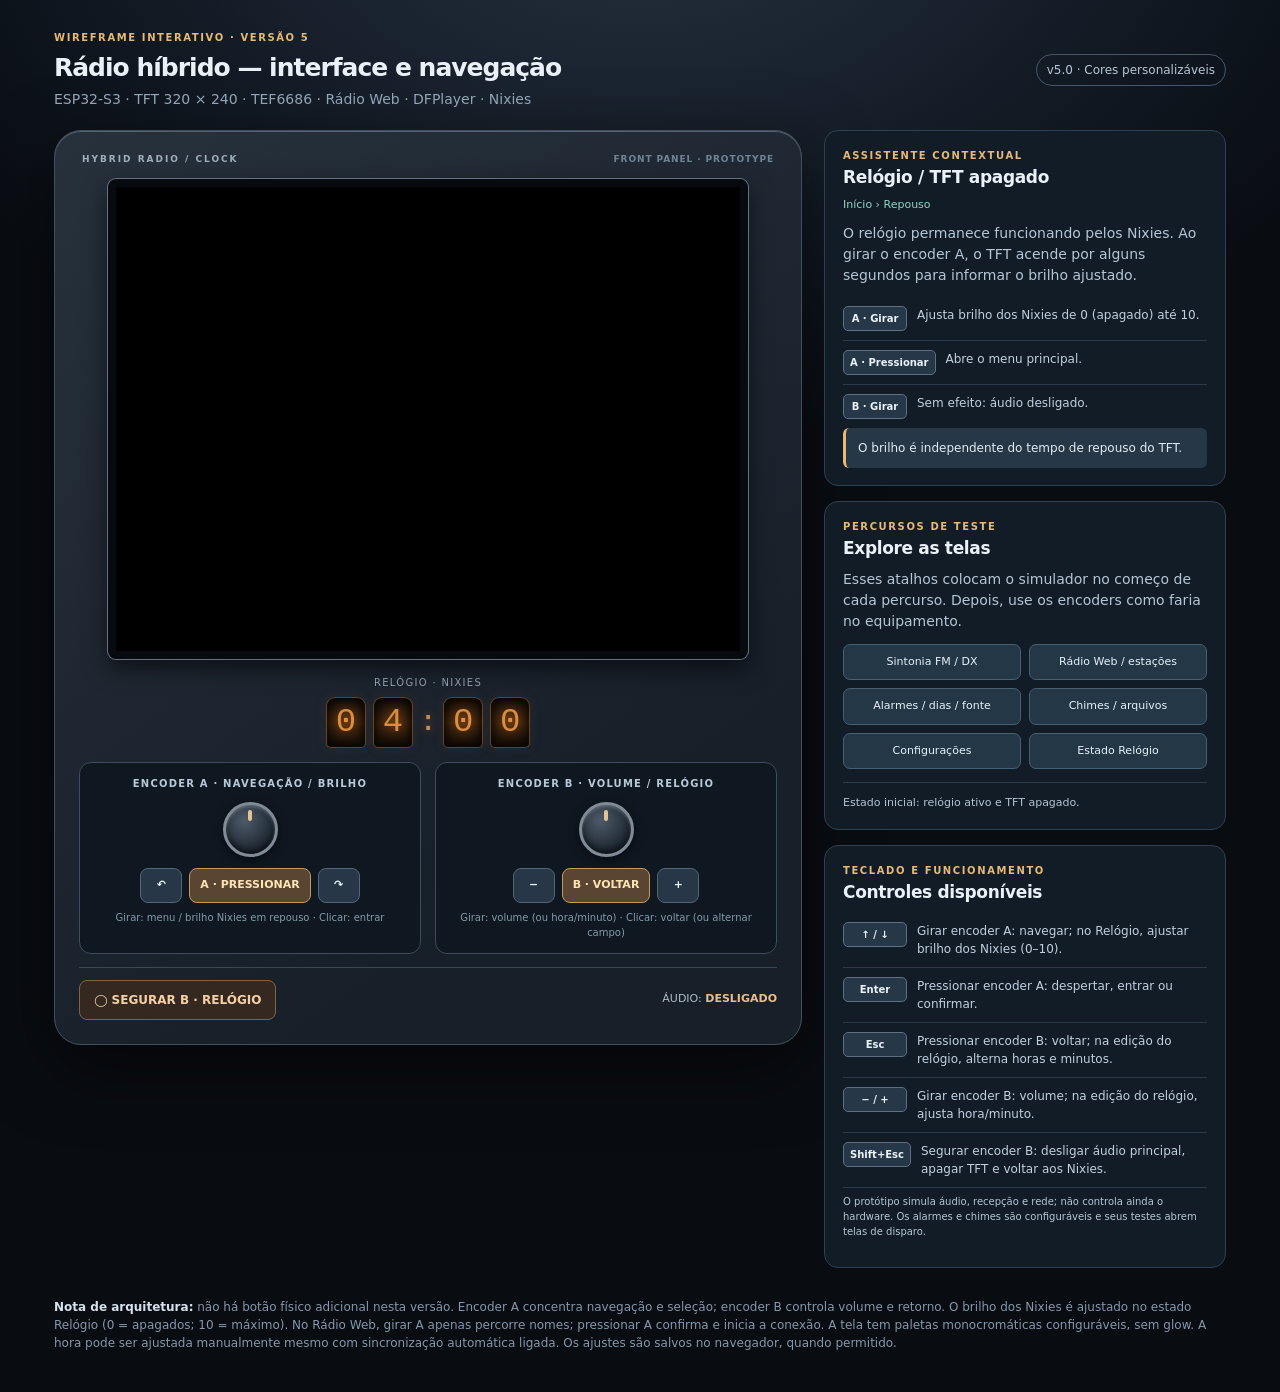
<file: docs/ui_handoff/prototipo_radio_v5.html>
<!DOCTYPE html>
<html lang="pt-BR">
<head>
<meta charset="utf-8">
<meta name="viewport" content="width=device-width, initial-scale=1">
<title>Rádio híbrido | Wireframe navegável v5 — temas monocromáticos</title>
<style>
:root{color-scheme:dark;--bg:#090d12;--surface:#111923;--panel:#17222e;--line:#2b3b4c;--muted:#96aabd;--fg:#eaf1f7;--gold:#e7b974;--mint:#77cdb6;--coral:#f29c8f}
*{box-sizing:border-box}html{min-height:100%}body{margin:0;min-height:100vh;background:radial-gradient(ellipse 65% 42% at 50% -10%,#283443 0%,#111923 64%,#090c11 100%);color:var(--fg);font:14px/1.5 system-ui,-apple-system,"Segoe UI",sans-serif}
button{font:inherit;cursor:pointer}button:focus-visible{outline:2px solid var(--gold);outline-offset:3px}button:disabled{cursor:not-allowed;opacity:.45}header{max-width:1220px;margin:auto;padding:30px 24px 20px;display:flex;justify-content:space-between;align-items:center;gap:16px}.kicker{color:var(--gold);text-transform:uppercase;letter-spacing:.16em;font-size:10px;font-weight:750}h1{font-size:25px;letter-spacing:-.04em;margin:4px 0 2px}header p{margin:0;color:var(--muted)}.version{color:#b5c6d6;font-size:12px;border:1px solid #465769;padding:6px 10px;border-radius:30px;white-space:nowrap}
.layout{max-width:1220px;margin:auto;padding:0 24px 30px;display:grid;grid-template-columns:minmax(0,748px) minmax(300px,1fr);gap:22px;align-items:start}.device{background:linear-gradient(145deg,#27313c,#171f29 75%);border-radius:27px;padding:22px 24px 24px;border:1px solid #415060;box-shadow:0 22px 70px #0008,inset 0 1px #56616e}.engraving{display:flex;justify-content:space-between;align-items:center;color:#9fafbd;letter-spacing:.22em;font-weight:700;font-size:9px;margin:0 3px 13px}.engraving span:last-child{color:#718497;letter-spacing:.1em}
.screen-wrap{max-width:640px;margin:auto;border:8px solid #070b10;box-shadow:0 0 0 1px #667282,0 9px 25px #0009;background:#030405;border-radius:8px;aspect-ratio:4/3;position:relative;overflow:hidden}.screen{width:320px;height:240px;transform-origin:top left;position:absolute;inset:0 auto auto 0;background:#080e14;color:#edf3f9;font:11px/1.35 system-ui,-apple-system,sans-serif;overflow:hidden}.screen *{box-sizing:border-box}.screen.off{background:#010203}.topbar{height:27px;background:#19232e;padding:0 11px;display:flex;align-items:center;justify-content:space-between;font-weight:700;letter-spacing:.04em;font-size:10px}.topbar .indicators{font-weight:500;letter-spacing:0;color:#a4b9ca}.bodyarea{height:178px;overflow:hidden;position:relative}.bottom{height:35px;background:#15202a;border-top:1px solid #2d3d4c;padding:0 10px;display:flex;align-items:center;justify-content:space-between;color:#adbfcd;font-size:9px;gap:9px}.bottom b{color:#e8ba75;font-weight:700}.bottom span:last-child{text-align:right}.scrollarea{height:178px;overflow-y:auto;scrollbar-width:thin;scrollbar-color:#455b6b #111820}.row-item{border:0;border-bottom:1px solid #283743;background:#101923;min-height:36px;width:100%;padding:6px 10px;display:flex;align-items:center;gap:9px;color:#eaf0f7;text-align:left;cursor:pointer}.row-item.selected{background:#293f50;box-shadow:inset 3px 0 var(--gold)}.row-num{width:22px;color:#879bae;font-size:9px;font-weight:700;text-align:center}.row-title{font-size:11px;font-weight:700;white-space:nowrap;overflow:hidden;text-overflow:ellipsis}.row-sub{font-size:9px;color:#94a9bd;margin-top:2px;white-space:nowrap;overflow:hidden;text-overflow:ellipsis}.row-copy{min-width:0;flex:1}.row-val{font-size:10px;font-weight:700;color:var(--gold);white-space:nowrap;max-width:106px;text-overflow:ellipsis;overflow:hidden}.row-val.dim{color:#8396a8}.row-arrow{color:#abbdc9}.section-flag{color:#93a9bc;background:#17222d;padding:5px 10px;font-size:9px;letter-spacing:.06em}.hint-line{text-align:center;color:#9fb4c6;font-size:10px;padding:8px 6px}
.frequency{font-size:57px;font-weight:780;letter-spacing:-.07em;text-align:center;line-height:1.1;padding-top:10px;font-variant-numeric:tabular-nums}.unit{text-align:center;color:var(--gold);font-size:11px;font-weight:750;letter-spacing:.07em}.station-name{text-align:center;font-size:15px;font-weight:700;margin:12px 10px 2px;text-overflow:ellipsis;overflow:hidden;white-space:nowrap}.station-rds{font-size:10px;text-align:center;color:#a9bacb;overflow:hidden;text-overflow:ellipsis;white-space:nowrap;padding:0 9px}.signal{position:absolute;bottom:13px;left:14px;right:14px;display:flex;align-items:center;gap:10px;color:#b9cbd9;font-size:10px}.bar{height:7px;border-radius:6px;background:#344657;flex:1;overflow:hidden}.bar > span{display:block;height:100%;background:#72c6ad;border-radius:6px}.webhead{font-size:18px;font-weight:750;text-align:center;white-space:nowrap;text-overflow:ellipsis;overflow:hidden;margin:17px 12px 4px}.nowplaying{text-align:center;white-space:nowrap;text-overflow:ellipsis;overflow:hidden;margin:0 12px;color:#a5b9cc;font-size:10px}.stat-row{display:flex;align-items:center;background:#1a2835;border:1px solid #324658;border-radius:6px;height:48px;margin:12px 14px 0}.stat{flex:1;text-align:center;border-right:1px solid #324658}.stat:last-child{border:0}.stat small{display:block;color:#94a8bc;font-size:9px}.stat b{display:block;font-size:12px;margin-top:1px}.bufferhead{margin:12px 16px 5px;display:flex;justify-content:space-between;font-size:10px;color:#afc1d0}.bufferbar{height:8px;background:#344657;border-radius:5px;margin:0 16px;overflow:hidden}.bufferbar span{height:100%;background:#72c6ad;display:block;border-radius:5px}.edit-title{text-align:center;color:#adc2d4;margin-top:20px;font-size:12px}.edit-num{text-align:center;font-weight:750;letter-spacing:-.02em;font-size:52px;line-height:1.35;font-variant-numeric:tabular-nums;color:#f2f6fa}.edit-unit{text-align:center;font-size:12px;color:var(--gold);margin-top:4px}.edit-note{text-align:center;color:#92a6b9;font-size:10px;margin-top:7px}.prompt-top{font-size:12px;font-weight:700;color:#f4e1c4;text-align:center;padding:20px 16px 7px}.prompt-body{font-size:11px;color:#adbdcb;text-align:center;padding:4px 24px 14px}.pill-options{display:flex;gap:8px;justify-content:center}.pill-options .p{border:1px solid #45576a;background:#243444;padding:9px 13px;border-radius:6px;font-size:11px}.pill-options .p.active{background:#63482c;color:#ffe4b7;border-color:#a88045}.offmask{width:100%;height:100%;background:#010203}.test-warning{padding:5px 12px;text-align:center;font-size:9px;color:#eac78d;background:#403023}.ringpage{background:radial-gradient(#344251,#1a2530);height:178px;text-align:center;border:3px solid #c99b59;padding:14px 8px}.ringpage h2{color:#ffe0a7;margin:0;font-size:14px}.ringpage .ringtime{font-size:41px;font-weight:800;color:#fff;margin:4px}.ringpage small{display:block;font-size:10px;color:#d1deeb}.ringpage .ringbuttons{display:flex;gap:8px;justify-content:center;margin-top:10px}.ringpage .ringbuttons span{background:#594127;border:1px solid #bc8c4a;border-radius:5px;padding:5px 12px;font-size:10px}.toast{position:absolute;z-index:20;bottom:38px;left:12px;right:12px;text-align:center;border:1px solid #8cb7b0;border-radius:5px;background:#294353;color:white;padding:9px 5px;box-shadow:0 6px 18px #000a;font-size:10px}
.nixieunit{margin:16px 0 10px}.nixie-label{font-size:10px;color:#99a7b6;text-align:center;letter-spacing:.13em}.nixies{margin:7px auto 0;display:flex;gap:7px;justify-content:center;align-items:center}.tube{background:linear-gradient(180deg,#120d0a,#311d0c,#140e09);width:40px;height:51px;border:1px solid #76502a;box-shadow:inset 0 0 12px #000,0 0 13px #c8752a18;border-radius:9px 9px 5px 5px;text-align:center;color:#ffa64a;text-shadow:0 0 6px #ff9a34,0 0 15px #eb6728;font:34px/49px ui-monospace,monospace}.colon{color:#e6a361;font:bold 27px ui-monospace,monospace;text-shadow:0 0 9px #cf6c21}
.controls{display:grid;grid-template-columns:1fr 1fr;gap:14px;margin-top:14px}.control{border:1px solid #3b4d5e;border-radius:12px;background:#0f1720;padding:13px;min-width:0}.control-title{font-size:10px;letter-spacing:.12em;font-weight:800;text-align:center;color:#b7c9d9}.control-sub{text-align:center;font-size:10px;color:#839bad;margin-top:7px}.knob{height:55px;width:55px;border-radius:50%;border:3px solid #808b98;margin:11px auto;background:radial-gradient(circle at 38% 32%,#4d5a68,#1c2630 70%);box-shadow:inset 0 2px 3px #c8d3dd4d,inset 0 -3px 6px #0009,0 3px 10px #0008;position:relative;cursor:pointer}.knob:before{content:"";position:absolute;top:5px;left:calc(50% - 2px);height:11px;width:4px;background:#e1c394;border-radius:3px}.knob:hover{border-color:#e0b479}.buttons{display:flex;gap:7px;justify-content:center}.button{border:1px solid #536578;border-radius:8px;padding:8px 10px;color:#eaf1f8;background:#273747;font-size:11px;font-weight:700;min-width:42px}.button.primary{background:#594531;border-color:#c19b61;color:#ffe4b5}.button:hover{filter:brightness(1.16)}.button.full{width:100%}.shortcuts{border-top:1px solid #384858;padding-top:12px;margin-top:13px;display:flex;gap:9px;align-items:center;justify-content:space-between;flex-wrap:wrap}.long-press{background:#342820;border:1px solid #80644a;color:#f5d0a4;padding:10px 14px;border-radius:8px;font-weight:700;font-size:12px}.state-pill{color:#abbcc9;font-size:11px}.state-pill b{color:#e9bf87}
.side{display:flex;flex-direction:column;gap:15px}.panel{background:#121c27;border:1px solid #2e4051;border-radius:14px;padding:17px 18px}.panel h2{font-size:17px;margin:2px 0 7px;letter-spacing:-.02em}.panel p{color:#b4c6d6;margin:6px 0 11px}.panel .crumb{color:#8dd7bf;font-size:11px;min-height:20px}.step{display:flex;gap:10px;padding:9px 0;border-bottom:1px solid #2a3948;color:#c1d0df;font-size:12px}.step:last-child{border:0}.key{border:1px solid #5d7083;border-radius:5px;min-width:64px;padding:4px 6px;flex-shrink:0;text-align:center;font-size:10px;color:#ebf2f8;align-self:flex-start;background:#263747;font-weight:750}.callout{background:#263748;border-left:3px solid var(--gold);border-radius:6px;padding:11px 12px;font-size:12px;color:#e1ecf5}.flowbuttons{display:grid;grid-template-columns:1fr 1fr;gap:8px;margin-top:12px}.flowbuttons button{border:1px solid #466073;border-radius:7px;background:#243747;color:#e6f1fb;padding:9px;font-size:11px}.flowbuttons button:hover{background:#3a5266}.activity{border-top:1px solid #2b3b4a;padding-top:12px;margin-top:13px;font-size:11px;color:#b2c4d3;min-height:30px}.footer{max-width:1220px;padding:0 24px 40px;margin:auto;color:#8398ac;font-size:12px}.footer b{color:#d5e2ed}.menu-help-label{font-size:10px;color:#869caf;margin-top:6px}.screen button:focus-visible{outline:2px solid #deb16c;outline-offset:-2px}
@media(max-width:1020px){.layout{grid-template-columns:1fr;max-width:780px}.side{display:grid;grid-template-columns:1fr 1fr}.side .panel:last-child{grid-column:1/-1}}
@media(max-width:640px){header{padding:19px 12px 17px}header h1{font-size:20px}.version{display:none}.layout{padding:0 9px 25px;gap:12px}.device{padding:13px;border-radius:16px}.controls{gap:8px}.control{padding:9px 5px}.side{grid-template-columns:1fr}.side .panel:last-child{grid-column:auto}.panel{padding:13px}.button{min-width:35px;padding:7px 6px}.long-press{padding:8px 10px}}

/* v3: clock via B, Nixie brightness preview and idle display */
.clock-time{display:flex;justify-content:center;align-items:center;gap:5px;margin:6px 8px 2px;font-size:41px;font-weight:800;font-variant-numeric:tabular-nums;line-height:1.12}
.clock-time span{padding:3px 5px;border-radius:6px;color:#8a9fb1;border:1px solid transparent}
.clock-time span.active{color:#ffe2a3;background:#62472c;border-color:#e7b974}
.clock-time .clock-colon{padding:0;color:#d1dce4;font-size:39px}
.clock-notice{text-align:center;color:#a4baaa;font-size:10px;margin:3px auto 0}
.clock-edit-title{margin-top:9px!important}.clock-edit-hint{padding:5px 6px!important}.brightness-blocks{display:flex;align-items:center;justify-content:center;gap:5px;margin:8px 14px 12px}
.brightness-blocks i{height:20px;width:21px;border-radius:3px;border:1px solid #445364;background:#202a35}
.brightness-blocks i.lit{background:#e4a85d;border-color:#f5c982;box-shadow:0 0 7px #e39b4470}

/* Radio Web: distinguir pré-seleção de estação efetivamente conectada. */
.webhead{margin-top:12px}
.web-state{text-align:center;font-size:9px;font-weight:750;letter-spacing:.03em;margin-top:7px;padding:3px 4px}
.web-preview-label{color:#e9bc78}
.web-connect-label{color:#d9b484}
.web-active-label{color:#8ad2b8}
.nowplaying.dimmed{color:#8fa3b6}
.web-state+.stat-row{margin-top:8px}
.web-state~.bufferhead{margin-top:10px}

/* V5 — Temas monocromáticos do TFT, sem glow, adequados à renderização simples RGB565.
   Cada cor controlada por variáveis CSS; não altera chassi nem Nixies reais. */
.screen {
  --lcd-bg: #050200; --lcd-bg2: #120802; --lcd-panel: #1d0e04;
  --lcd-main: #ffac4b; --lcd-bright: #ffc27d; --lcd-muted: #af6a32;
  --lcd-selected: #462307; --lcd-stroke: #583015; --lcd-track: #372010;
  --lcd-fill: #f09b3b;
  background: var(--lcd-bg); color: var(--lcd-main);
  text-shadow: none;
}
.screen .topbar,.screen .bottom {background:var(--lcd-panel);color:var(--lcd-main);border-color:var(--lcd-stroke)}
.screen .topbar .indicators,.screen .bottom span {color:var(--lcd-muted)}
.screen .bottom b {color:var(--lcd-bright)}
.screen .row-item {background:var(--lcd-bg2);color:var(--lcd-main);border-color:var(--lcd-stroke)}
.screen .row-item.selected {background:var(--lcd-selected);box-shadow:inset 3px 0 var(--lcd-main)}
.screen .row-num,.screen .row-sub,.screen .row-val.dim,.screen .row-arrow,
.screen .hint-line,.screen .section-flag,.screen .station-rds,.screen .nowplaying,
.screen .nowplaying.dimmed,.screen .signal,.screen .bufferhead,
.screen .edit-title,.screen .edit-note,.screen .prompt-body,
.screen .stat small,.screen .web-preview-label,.screen .web-connect-label,
.screen .web-active-label,.screen .clock-notice,.screen .clock-time span,
.screen .clock-time .clock-colon {color:var(--lcd-muted)}
.screen .row-title,.screen .station-name,.screen .webhead,.screen .frequency,
.screen .edit-num,.screen .stat b,.screen .ringpage .ringtime,
.screen .ringpage h2 {color:var(--lcd-main)}
.screen .row-val,.screen .unit,.screen .edit-unit,.screen .prompt-top,
.screen .clock-time span.active,.screen .web-state {color:var(--lcd-bright)}
.screen .stat-row,.screen .section-flag {background:var(--lcd-panel);border-color:var(--lcd-stroke)}
.screen .stat {border-color:var(--lcd-stroke)}
.screen .bar,.screen .bufferbar {background:var(--lcd-track)}
.screen .bar > span,.screen .bufferbar > span {background:var(--lcd-fill)}
.screen .pill-options .p {background:var(--lcd-panel);border-color:var(--lcd-stroke);color:var(--lcd-main)}
.screen .pill-options .p.active {background:var(--lcd-selected);border-color:var(--lcd-main);color:var(--lcd-bright)}
.screen .toast,.screen .test-warning {background:var(--lcd-selected);border:1px solid var(--lcd-stroke);color:var(--lcd-bright);box-shadow:none}
.screen .ringpage {background:var(--lcd-bg2);border-color:var(--lcd-main)}
.screen .ringpage small {color:var(--lcd-muted)}
.screen .ringpage .ringbuttons span {background:var(--lcd-selected);color:var(--lcd-bright);border-color:var(--lcd-stroke)}
.screen .clock-time span.active {background:var(--lcd-selected);border-color:var(--lcd-bright)}
.screen .brightness-blocks i {background:var(--lcd-panel);border-color:var(--lcd-stroke)}
.screen .brightness-blocks i.lit {background:var(--lcd-fill);border-color:var(--lcd-bright);box-shadow:none}
.screen .edit-denominator {color:var(--lcd-muted);font-size:20px}
.screen .offmask {background:#000}
.screen button:focus-visible {outline-color:var(--lcd-main)}
.screen .row-item.selected .row-title {color:var(--lcd-bright)}
/* Confirmação da mudança pela tonalidade, não por um brilho animado. */
</style>
</head>
<body>
<header>
 <div><div class="kicker">Wireframe interativo · versão 5</div><h1>Rádio híbrido — interface e navegação</h1><p>ESP32-S3 · TFT 320 × 240 · TEF6686 · Rádio Web · DFPlayer · Nixies</p></div>
 <span class="version">v5.0 · Cores personalizáveis</span>
</header>
<main class="layout">
 <section>
  <div class="device">
   <div class="engraving"><span>HYBRID RADIO / CLOCK</span><span>FRONT PANEL · PROTOTYPE</span></div>
   <div class="screen-wrap" id="screen-wrap"><div id="screen" class="screen off" aria-live="polite"></div></div>
   <div class="nixieunit"><div class="nixie-label">RELÓGIO · NIXIES</div><div id="nixies" class="nixies" aria-label="Horas nos tubos Nixie"></div></div>
   <div class="controls">
    <div class="control">
      <div class="control-title">ENCODER A · NAVEGAÇÃO / BRILHO</div>
      <div class="knob" id="knob-a" title="Clique: selecionar. Roda do mouse: navegar." role="button" tabindex="0" aria-label="Pressionar encoder A"></div>
      <div class="buttons"><button class="button" id="a-minus" title="Girar encoder A para a esquerda">↶</button><button class="button primary" id="a-press">A · PRESSIONAR</button><button class="button" id="a-plus" title="Girar encoder A para a direita">↷</button></div>
      <div class="control-sub">Girar: menu / brilho Nixies em repouso · Clicar: entrar</div>
    </div>
    <div class="control">
      <div class="control-title">ENCODER B · VOLUME / RELÓGIO</div>
      <div class="knob" id="knob-b" title="Clique: voltar; ao editar relógio, alternar hora/minuto. Roda do mouse: volume / hora." role="button" tabindex="0" aria-label="Pressionar encoder B"></div>
      <div class="buttons"><button class="button" id="b-minus" title="Diminuir volume">−</button><button class="button primary" id="b-press">B · VOLTAR</button><button class="button" id="b-plus" title="Aumentar volume">+</button></div>
      <div class="control-sub">Girar: volume (ou hora/minuto) · Clicar: voltar (ou alternar campo)</div>
    </div>
   </div>
   <div class="shortcuts"><button id="standby" class="long-press" title="Equivale a segurar o encoder B">◯  SEGURAR B · RELÓGIO</button><span class="state-pill" id="audio-state">ÁUDIO: <b>DESLIGADO</b></span></div>
  </div>
 </section>
 <aside class="side">
  <section class="panel">
   <div class="kicker">Assistente contextual</div>
   <h2 id="help-title">Relógio / modo de repouso</h2>
   <div class="crumb" id="breadcrumbs">Início · Relógio</div>
   <p id="help-description">TFT apagado e Nixies mostrando as horas. Gire A para ajustar o brilho de 0 a 10 ou pressione A para abrir o menu.</p>
   <div id="help-actions"></div>
   <div id="help-note" class="callout">Uma rotação exibe temporariamente o nível de brilho no TFT; depois a tela apaga novamente.</div>
  </section>
  <section class="panel">
   <div class="kicker">Percursos de teste</div>
   <h2>Explore as telas</h2>
   <p>Esses atalhos colocam o simulador no começo de cada percurso. Depois, use os encoders como faria no equipamento.</p>
   <div class="flowbuttons">
    <button data-tour="fm">Sintonia FM / DX</button>
    <button data-tour="web">Rádio Web / estações</button>
    <button data-tour="alarms">Alarmes / dias / fonte</button>
    <button data-tour="chime">Chimes / arquivos</button>
    <button data-tour="settings">Configurações</button>
    <button data-tour="off">Estado Relógio</button>
   </div>
   <div class="activity" id="activity">Estado inicial: relógio ativo e TFT apagado.</div>
  </section>
  <section class="panel">
   <div class="kicker">Teclado e funcionamento</div>
   <h2>Controles disponíveis</h2>
   <div class="step"><span class="key">↑ / ↓</span><span>Girar encoder A: navegar; no Relógio, ajustar brilho dos Nixies (0–10).</span></div>
   <div class="step"><span class="key">Enter</span><span>Pressionar encoder A: despertar, entrar ou confirmar.</span></div>
   <div class="step"><span class="key">Esc</span><span>Pressionar encoder B: voltar; na edição do relógio, alterna horas e minutos.</span></div>
   <div class="step"><span class="key">− / +</span><span>Girar encoder B: volume; na edição do relógio, ajusta hora/minuto.</span></div>
   <div class="step"><span class="key">Shift+Esc</span><span>Segurar encoder B: desligar áudio principal, apagar TFT e voltar aos Nixies.</span></div>
   <p class="menu-help-label">O protótipo simula áudio, recepção e rede; não controla ainda o hardware. Os alarmes e chimes são configuráveis e seus testes abrem telas de disparo.</p>
  </section>
 </aside>
</main>
<div class="footer"><b>Nota de arquitetura:</b> não há botão físico adicional nesta versão. Encoder A concentra navegação e seleção; encoder B controla volume e retorno. O brilho dos Nixies é ajustado no estado Relógio (0 = apagados; 10 = máximo). No Rádio Web, girar A apenas percorre nomes; pressionar A confirma e inicia a conexão. A tela tem paletas monocromáticas configuráveis, sem glow. A hora pode ser ajustada manualmente mesmo com sincronização automática ligada. Os ajustes são salvos no navegador, quando permitido.</div>
<script>
(()=>{'use strict';
const $=id=>document.getElementById(id);
const STORAGE='hybrid-radio-wireframe-v3';
const DAYS=['Domingo','Segunda','Terça','Quarta','Quinta','Sexta','Sábado'];
const SHORTD=['DOM','SEG','TER','QUA','QUI','SEX','SÁB'];
const THEMES=[
 {id:'nixie',name:'Laranja Nixie',desc:'Âmbar quente, visual clássico',vars:{bg:'#050200',bg2:'#120802',panel:'#1d0e04',main:'#ffac4b',bright:'#ffc27d',muted:'#af6a32',selected:'#462307',stroke:'#583015',track:'#372010',fill:'#f09b3b'}},
 {id:'green',name:'Verde fósforo',desc:'Terminal e equipamentos clássicos',vars:{bg:'#010501',bg2:'#061307',panel:'#0b1c0b',main:'#8df17d',bright:'#beffb3',muted:'#4f9953',selected:'#123b17',stroke:'#29592d',track:'#17341a',fill:'#72d968'}},
 {id:'blue',name:'Azul gelo',desc:'Azul suave e técnico',vars:{bg:'#010409',bg2:'#07101b',panel:'#0c1c2b',main:'#8bcbff',bright:'#c5e6ff',muted:'#568eae',selected:'#143450',stroke:'#315674',track:'#183148',fill:'#72b2ee'}},
 {id:'white',name:'Branco clássico',desc:'Escala de cinza com alto contraste',vars:{bg:'#030303',bg2:'#111111',panel:'#1c1c1c',main:'#e6e6e6',bright:'#ffffff',muted:'#9d9d9d',selected:'#343434',stroke:'#555555',track:'#343434',fill:'#d3d3d3'}},
 {id:'red',name:'Vermelho',desc:'Painel vermelho discreto',vars:{bg:'#080101',bg2:'#180505',panel:'#230a0a',main:'#ff827b',bright:'#ffb2a9',muted:'#b85f59',selected:'#491714',stroke:'#67312c',track:'#3c1512',fill:'#ee716c'}}
];
const themeById=id=>THEMES.find(t=>t.id===id)||THEMES[0];

const stations=[
 {name:'Jazz Instrumental',sub:'Blue Note Hour — transmissão de demonstração',codec:'MP3',bitrate:128},
 {name:'Clássicos dos Anos 80',sub:'Greatest Hits — transmissão de demonstração',codec:'AAC',bitrate:96},
 {name:'Rádio Notícias',sub:'Boletim e jornal — transmissão de demonstração',codec:'MP3',bitrate:64},
 {name:'Música Clássica',sub:'Concerto da tarde — transmissão de demonstração',codec:'AAC',bitrate:192},
 {name:'Rock & Blues',sub:'Guitarras — transmissão de demonstração',codec:'MP3',bitrate:192}
];
const files=[
 {id:1,name:'Sino clássico'},{id:2,name:'Westminster'},{id:3,name:'Carrilhão curto'},
 {id:4,name:'Despertador digital'},{id:5,name:'Melodia suave'},{id:6,name:'Toque de meia hora'}
];
const fmMemory=[{freq:89.1,name:'FM DEMONSTRAÇÃO'},{freq:92.5,name:'ESTAÇÃO 92.5'},{freq:95.7,name:'ESTAÇÃO 95.7'},{freq:98.9,name:'ESTAÇÃO 98.9'},{freq:103.3,name:'ESTAÇÃO 103.3'}];
const defaultAlarm=(i)=>({id:i,name:i===1?'Despertar':`Alarme ${i}`,enabled:true,hour:i===1?6:7,minute:i===1?30:0,days:i===1?[1,2,3,4,5]:[0,6],source:'fm',target:89.1,volume:55,duration:10,snooze:5});
let persisted={};try{persisted=JSON.parse(localStorage.getItem(STORAGE)||'{}')||{}}catch(e){}
let S={
 page:'off',stack:[],focus:0,audio:null,lastAudio:persisted.lastAudio||'fm',volume:typeof persisted.volume==='number'?persisted.volume:45,
 fmFreq:typeof persisted.fmFreq==='number'?persisted.fmFreq:89.1, fmDX:!!persisted.fmDX,fmRDS:persisted.fmRDS!==false,
 fmBW:persisted.fmBW||'AUTO', fmStep:persisted.fmStep||.1, webStation:clamp(persisted.webStation??0,0,stations.length-1),webCandidate:clamp(persisted.webStation??0,0,stations.length-1),webBrowsing:false,webConnecting:false,webConnectToken:0,
 alarms:Array.isArray(persisted.alarms)&&persisted.alarms.length?persisted.alarms:[defaultAlarm(1),defaultAlarm(2)],alarmId:1,
 chime:{enabled:true,interval:60,file:1,volume:40,quiet:true,from:22,to:7,...(persisted.chime||{})},
 theme:themeById(persisted.theme).id,previewTheme:null,nixieBrightness:clamp(persisted.nixieBrightness??8,0,10),tftIdle:persisted.tftIdle===null?null:clamp(persisted.tftIdle??5,1,30),clockOffset:typeof persisted.clockOffset==='number'?persisted.clockOffset:0,sync:persisted.sync??true,mute:!!persisted.mute,clockEdit:null,screenSleeping:false,
 buffer:6.3,signal:72,wifi:-54,adjust:null,confirm:null,ring:null,toast:null
};
function escapeHtml(v){return String(v).replace(/[&<>"']/g,c=>({'&':'&amp;','<':'&lt;','>':'&gt;','"':'&quot;',"'":'&#39;'}[c]))}
function clamp(n,a,b){return Math.min(b,Math.max(a,n))}
function pad(n){return String(n).padStart(2,'0')}
function time(a){return pad(a.hour)+':'+pad(a.minute)}
function clockStr(){let d=new Date(Date.now()+S.clockOffset*60000);return pad(d.getHours())+':'+pad(d.getMinutes())}
function clockParts(){const d=new Date(Date.now()+S.clockOffset*60000);return {hour:d.getHours(),minute:d.getMinutes()}}
function clockEditOpen(){const parts=clockParts();S.clockEdit={...parts,field:'hour'};enter('clockAdjust')}
function commitClockEdit(){const e=S.clockEdit;if(!e)return;const now=new Date();const current=now.getHours()*60+now.getMinutes();const desired=e.hour*60+e.minute;let delta=desired-current;while(delta>720)delta-=1440;while(delta< -720)delta+=1440;S.clockOffset=delta;S.clockEdit=null;save();back();notify('Hora ajustada. Próxima sincronização automática poderá substituí-la.')}
function clockEditView(){const e=S.clockEdit;return base(`<div class="edit-title clock-edit-title">AJUSTE DO RELÓGIO · ${S.sync?'AUTO / MANUAL':'MANUAL'}</div><div class="clock-time"><span class="${e.field==='hour'?'active':''}">${pad(e.hour)}</span><span class="clock-colon">:</span><span class="${e.field==='minute'?'active':''}">${pad(e.minute)}</span></div><div class="edit-note">B gira: ajusta ${e.field==='hour'?'HORAS':'MINUTOS'}</div><div class="hint-line clock-edit-hint">B pressiona: alterna horas / minutos</div><div class="clock-notice">Sincronização automática ${S.sync?'ATIVA':'DESLIGADA'}</div>`,'B: GIRAR / MUDAR VALOR','B: HORA↔MIN · A: SALVAR')}
function initClockEditTime(){return clockStr()}
function setNixies(){const hhmm=clockStr().replace(':','');const power=S.nixieBrightness/10;const glow=power===0?'none':`0 0 ${Math.round(3+power*12)}px rgba(255,135,40,${(.2+.7*power).toFixed(2)})`;$('nixies').innerHTML=hhmm.split('').map((c,i)=>`${i===2?`<div class="colon" style="opacity:${power}">:</div>`:''}<div class="tube" style="color:rgba(255,166,74,${power});text-shadow:${glow};border-color:rgba(118,80,42,${Math.max(.3,power)})">${power===0?'':c}</div>`).join('')}
function save(){try{localStorage.setItem(STORAGE,JSON.stringify({volume:S.volume,fmFreq:S.fmFreq,fmDX:S.fmDX,fmRDS:S.fmRDS,fmBW:S.fmBW,fmStep:S.fmStep,webStation:S.webStation,alarms:S.alarms,chime:S.chime,nixieBrightness:S.nixieBrightness,tftIdle:S.tftIdle,clockOffset:S.clockOffset,sync:S.sync,mute:S.mute,lastAudio:S.lastAudio,theme:S.theme}))}catch(e){}}
let idleHandle=null,previewHandle=null;
function resetInactivity(){clearTimeout(idleHandle);if(S.page!=='off'&&S.page!=='nixieBrightness'&&S.tftIdle!==null&&!S.screenSleeping){idleHandle=setTimeout(()=>{S.screenSleeping=true;render();$('activity').textContent='TFT apagado por inatividade; estado e áudio preservados.'},S.tftIdle*60000)}}
function wakeIfSleeping(){if(!S.screenSleeping)return false;S.screenSleeping=false;resetInactivity();render();$('activity').textContent='TFT reativado; função anterior preservada.';return true}
function showNixiePreview(){S.page='nixieBrightness';S.screenSleeping=false;clearTimeout(previewHandle);previewHandle=setTimeout(()=>{if(S.page==='nixieBrightness'){S.page='off';render()}},2700);render()}
let toastHandle=null;function notify(message){S.toast=message;clearTimeout(toastHandle);toastHandle=setTimeout(()=>{S.toast=null;render()},2400);$('activity').textContent=message;render()}
function enter(page){S.stack.push({page:S.page,focus:S.focus});S.page=page;S.focus=0;resetInactivity();render()}
function root(){clearTimeout(previewHandle);S.screenSleeping=false;S.page='root';S.focus=0;S.stack=[];S.adjust=null;resetInactivity();render()}
function standby(){clearTimeout(previewHandle);clearTimeout(idleHandle);S.screenSleeping=false;S.page='off';S.audio=null;S.stack=[];S.focus=0;S.adjust=null;S.clockEdit=null;S.ring=null;S.toast=null;save();$('activity').textContent='Relógio: TFT apagado, áudio principal desligado. Gire A para brilho dos Nixies.';render()}
function back(){if(S.page==='themeOptions')S.previewTheme=null;if(S.page==='ring')S.ring=null;if(S.page==='off')return;if(S.page==='nixieBrightness'){standby();return}if(S.page==='clockAdjust'){S.clockEdit=null}if(S.page==='adjust'){S.adjust=null}if(S.stack.length){const v=S.stack.pop();S.page=v.page;S.focus=v.focus}else if(S.page==='root'){standby();return}else{S.page='root';S.focus=0}resetInactivity();render()}
function source(src){
 S.audio=src;S.lastAudio=src;
 if(src==='web'){S.webCandidate=S.webStation;S.webBrowsing=false;S.webConnecting=false;S.webConnectToken++}
 S.stack=[{page:'root',focus:src==='fm'?0:1}];S.page=src;S.focus=0;S.screenSleeping=false;resetInactivity();save();render();
 $('activity').textContent=`Fonte ${src==='fm'?'FM':'Rádio Web'} ativada (simulação).`;
}
// Separação importante: a seleção visual nunca muda o stream ativo.
// O stream só é alterado por confirmação (A), evitando reconexões durante a rotação.
function browseWeb(step){
 S.webCandidate=(S.webCandidate+step+stations.length)%stations.length;
 S.webBrowsing=true;
 render();
 $('activity').textContent=`Pré-seleção: ${stations[S.webCandidate].name}. Nenhuma conexão foi iniciada. Pressione A para sintonizar.`;
}
function cancelWebBrowse(){
 S.webCandidate=S.webStation;S.webBrowsing=false;
 render();$('activity').textContent='Pré-seleção cancelada: estação em reprodução mantida.';
}
function connectWebStation(index){
 const target=clamp(index,0,stations.length-1);
 S.webStation=target;S.webCandidate=target;S.webBrowsing=false;S.webConnecting=true;
 const token=++S.webConnectToken;
 S.buffer=0;save();render();
 $('activity').textContent=`Conectando à estação ${stations[target].name} (simulação).`;
 setTimeout(()=>{
  if(S.webConnectToken!==token||S.audio!=='web')return;
  S.webConnecting=false;S.buffer=3.2;
  render();$('activity').textContent=`Conectado: ${stations[target].name} (simulação).`;
 },900);
}

function testRing(which){S.ring=which;enter('ring')}
function finishRing(msg){S.ring=null;back();notify(msg)}
function currentAlarm(){return S.alarms.find(a=>a.id===S.alarmId)||S.alarms[0]}
function sourceLabel(src){return src==='fm'?'Rádio FM':src==='web'?'Rádio Web':'DFPlayer'}
function alarmTarget(a){if(a.source==='fm')return Number(a.target).toFixed(1)+' MHz';if(a.source==='web')return (stations[a.target]||stations[0]).name;return (files.find(x=>x.id===a.target)||files[0]).name}
function daySummary(arr){if(!arr?.length)return 'Nenhum';if(arr.length===7)return 'Todos os dias';if(arr.join(',')==='1,2,3,4,5')return 'Seg–Sex';if(arr.join(',')==='0,6')return 'Fim de semana';return arr.map(d=>SHORTD[d]).join(' · ')}
const row=(name,desc='',value='',fn=()=>{},disabled=false)=>({name,desc,value,fn,disabled});
function adjust(label,value,min,max,step,onSave,unit='',digits=0){S.adjust={label,value,min,max,step,onSave,unit,digits};enter('adjust')}
function confirmation(label,description,yes){S.confirm={label,description,yes};enter('confirm')}
function menuFor(page){const a=currentAlarm();const c=S.chime;
 switch(page){
 case 'root':return [
  row('Rádio FM','Sintonizador TEF6686',S.audio==='fm'?'EM USO':'ENTRAR',()=>source('fm')),
  row('Rádio Web','Estações via Wi-Fi',S.audio==='web'?'EM USO':'ENTRAR',()=>source('web')),
  row('Alarmes','Múltiplos horários e dias',String(S.alarms.length),()=>enter('alarms')),
  row('Chimes','Sinos e avisos pelo DFPlayer',c.enabled?'ATIVO':'OFF',()=>enter('chime')),
  row('Configurações','Relógio e tela','›',()=>enter('settings'))];
 case 'fmMenu':return [
  row('Modo DX','Comutação de recepção',S.fmDX?'LIGADO':'DESLIG.',()=>{S.fmDX=!S.fmDX;save();render()}),
  row('RDS','Identificação e RadioText',S.fmRDS?'LIGADO':'DESLIG.',()=>{S.fmRDS=!S.fmRDS;save();render()}),
  row('Largura de banda','Filtro do sintonizador',S.fmBW,()=>{S.fmBW=({AUTO:'110 kHz','110 kHz':'84 kHz','84 kHz':'AUTO'})[S.fmBW];save();render()}),
  row('Passo de sintonia','Incremento da frequência',S.fmStep.toFixed(2)+' MHz',()=>{S.fmStep=S.fmStep===.1?.05:.1;save();render()}),
  row('Scanner FM','Busca simulada de emissoras','BUSCAR',()=>{const next=fmMemory.find(x=>x.freq>S.fmFreq+.01)||fmMemory[0];S.fmFreq=next.freq;S.page='fm';S.stack=[{page:'root',focus:0}];save();notify('Scanner encontrou '+next.freq.toFixed(1)+' MHz (simulação).')}),
  row('Estações memorizadas','Sintonias de exemplo','›',()=>enter('fmPresets')),
  row('Memorizar atual','Adicionar frequência à lista','SALVAR',()=>{if(!fmMemory.some(x=>Math.abs(x.freq-S.fmFreq)<.01)){fmMemory.push({freq:S.fmFreq,name:'FM '+S.fmFreq.toFixed(1)});fmMemory.sort((a,b)=>a.freq-b.freq)}notify('Frequência memorizada para esta sessão.')})];
 case 'fmPresets':return fmMemory.map(x=>row(x.freq.toFixed(1)+' MHz',x.name,Math.abs(S.fmFreq-x.freq)<.01?'●':'',()=>{S.fmFreq=x.freq;S.page='fm';S.stack=[{page:'root',focus:0}];save();render()}));
 case 'webMenu':return [
  row('Lista de estações','Navegar sem conectar até confirmar','›',()=>enter('webStations')),
  row('Qualidade do stream','Codec e taxa fornecida',stations[S.webStation].codec+' '+stations[S.webStation].bitrate+'k',()=>notify('Bitrate é nominal e pode diferir da taxa efetiva recebida.')),
  row('Reconectar stream','Reconexão apenas quando confirmada','REINICIAR',()=>{back();connectWebStation(S.webStation)}),
  row('Estado da rede','Intensidade de Wi-Fi',S.wifi+' dBm',()=>notify('A intensidade Wi-Fi é um dado fictício no protótipo.'))];
 case 'webStations':return stations.map((st,i)=>row(st.name,'Pressione A para conectar',S.webStation===i?'EM USO':'',()=>{
  S.page='web';S.stack=[{page:'root',focus:1}];connectWebStation(i);
 }));
 case 'alarms':return [
  ...S.alarms.map(a=>row(time(a)+'  '+a.name,daySummary(a.days)+' · '+sourceLabel(a.source),a.enabled?'ATIVO':'OFF',()=>{S.alarmId=a.id;enter('alarmEdit')})),
  row('+ Criar novo alarme','Adicionar horário independente','CRIAR',()=>{const id=Math.max(0,...S.alarms.map(a=>a.id))+1;S.alarms.push(defaultAlarm(id));S.alarmId=id;save();enter('alarmEdit')})];
 case 'alarmEdit':return [
  row('Alarme ativo','Habilitar ou suspender',a.enabled?'SIM':'NÃO',()=>{a.enabled=!a.enabled;save();render()}),
  row('Hora','Ajustar horas de disparo',pad(a.hour),()=>adjust('Hora do alarme',a.hour,0,23,1,v=>a.hour=v,'H',0)),
  row('Minutos','Ajustar minutos de disparo',pad(a.minute),()=>adjust('Minutos do alarme',a.minute,0,59,1,v=>a.minute=v,'MIN',0)),
  row('Dias da semana','Dias em que toca',daySummary(a.days),()=>enter('alarmDays')),
  row('Fonte','Rádio FM, Web ou DFPlayer',sourceLabel(a.source),()=>enter('alarmSource')),
  row('Emissora / arquivo','O que será reproduzido',alarmTarget(a),()=>enter('alarmTarget')),
  row('Volume do alarme','Independente do volume normal',a.volume+'%',()=>adjust('Volume do alarme',a.volume,0,100,5,v=>a.volume=v,'%',0)),
  row('Duração máxima','Finalização automática',a.duration+' min',()=>adjust('Duração máxima',a.duration,1,60,1,v=>a.duration=v,'MIN',0)),
  row('Soneca','Intervalo para adiar',a.snooze+' min',()=>adjust('Tempo de soneca',a.snooze,1,30,1,v=>a.snooze=v,'MIN',0)),
  row('Testar alarme','Exibir a tela de disparo','TESTAR',()=>testRing('alarm')),
  row('Excluir alarme','Remover esta programação','EXCLUIR',()=>confirmation('Excluir este alarme?','O alarme '+time(a)+' será removido.',()=>{S.alarms=S.alarms.filter(x=>x.id!==a.id);if(!S.alarms.length)S.alarms.push(defaultAlarm(1));S.alarmId=S.alarms[0].id;S.page='alarms';S.focus=0;S.stack=[{page:'root',focus:2}];save()}))];
 case 'alarmDays':return [
  ...DAYS.map((d,i)=>row(d,'Pressione A para marcar / desmarcar',a.days.includes(i)?'✓ ATIVO':'—',()=>{a.days=a.days.includes(i)?a.days.filter(x=>x!==i):[...a.days,i].sort((x,y)=>x-y);save();render()})),
  row('✓ Concluir','Retornar à configuração','VOLTAR',()=>back())];
 case 'alarmSource':return [['fm','Rádio FM'],['web','Rádio Web'],['df','DFPlayer']].map(([k,title])=>row(title,'Fonte de áudio do alarme',a.source===k?'●':'',()=>{a.source=k;a.target=k==='fm'?S.fmFreq:k==='web'?S.webStation:files[0].id;save();back()}));
 case 'alarmTarget':return a.source==='fm'?[
   row('Frequência atual',S.fmFreq.toFixed(1)+' MHz','ESCOLHER',()=>{a.target=S.fmFreq;save();back()}),
   ...fmMemory.map(f=>row(f.freq.toFixed(1)+' MHz',f.name,Math.abs(a.target-f.freq)<.01?'●':'',()=>{a.target=f.freq;save();back()}))
  ]:a.source==='web'?stations.map((st,i)=>row(st.name,st.codec+' · '+st.bitrate+' kbps',a.target===i?'●':'',()=>{a.target=i;save();back()})):
   files.map(f=>row(f.name,'Arquivo '+String(f.id).padStart(4,'0')+'.mp3',a.target===f.id?'●':'',()=>{a.target=f.id;save();back()}));
 case 'chime':return [
  row('Chime ativo','Toques automáticos',c.enabled?'SIM':'NÃO',()=>{c.enabled=!c.enabled;save();render()}),
  row('Periodicidade','15, 30 ou 60 minutos',c.interval+' min',()=>{c.interval=({15:30,30:60,60:15})[c.interval];save();render()}),
  row('Arquivo DFPlayer','Som que será reproduzido',(files.find(f=>f.id===c.file)||files[0]).name,()=>enter('chimeFiles')),
  row('Volume do chime','Independente do áudio principal',c.volume+'%',()=>adjust('Volume do chime',c.volume,0,100,5,v=>c.volume=v,'%',0)),
  row('Silêncio noturno','Evitar toques neste intervalo',c.quiet?'SIM':'NÃO',()=>{c.quiet=!c.quiet;save();render()}),
  row('Início do silêncio','Hora local',pad(c.from)+':00',()=>adjust('Início do silêncio',c.from,0,23,1,v=>c.from=v,'H',0)),
  row('Fim do silêncio','Hora local',pad(c.to)+':00',()=>adjust('Fim do silêncio',c.to,0,23,1,v=>c.to=v,'H',0)),
  row('Testar chime','Simular a reprodução do arquivo','TESTAR',()=>testRing('chime'))];
 case 'chimeFiles':return files.map(f=>row(f.name,'DFPlayer · '+String(f.id).padStart(4,'0')+'.mp3',S.chime.file===f.id?'●':'',()=>{S.chime.file=f.id;save();back()}));
 case 'settings':return [
  row('Relógio','Sincronização e ajuste direto','›',()=>enter('clockSettings')),
  row('Tela','Repouso e cor do TFT','›',()=>enter('displaySettings'))];
 case 'clockSettings':return [
  row('Ajustar hora','Use o encoder B para horas / minutos',clockStr(),()=>clockEditOpen()),
  row('Sincronização automática','Permite ajuste manual em qualquer modo',S.sync?'ATIVA':'DESLIG.',()=>{S.sync=!S.sync;save();render()})];
 case 'displaySettings':return [
  row('Repouso do TFT','Tempo até apagar por inatividade',S.tftIdle===null?'DESLIGADO':S.tftIdle+' min',()=>enter('tftIdleOptions')),
  row('Cor da interface','Tema monocromático sem glow',themeById(S.theme).name,()=>{enter('themeOptions');S.focus=THEMES.findIndex(t=>t.id===S.theme);S.previewTheme=S.theme;render()})];
 case 'themeOptions':return THEMES.map(t=>row(t.name,t.desc,S.theme===t.id?'✓ SALVO':'',()=>{S.theme=t.id;S.previewTheme=null;save();back();notify('Cor da interface: '+t.name+'.')}));
 case 'tftIdleOptions':return [
  ...[1,2,5,10,15,30,null].map(v=>row(v===null?'Desligado':v+' minuto'+(v===1?'':'s'),v===null?'Nunca apaga por inatividade':'TFT apaga após '+v+' minuto'+(v===1?'':'s')+' sem interação',S.tftIdle===v?'●':'',()=>{S.tftIdle=v;save();resetInactivity();back()}))];
 default:return [];
 }}
const menuPages=new Set(['root','fmMenu','fmPresets','webMenu','webStations','alarms','alarmEdit','alarmDays','alarmSource','alarmTarget','chime','chimeFiles','settings','clockSettings','displaySettings','tftIdleOptions','themeOptions']);
const TITLES={root:'SELECIONAR FUNÇÃO',fm:'RÁDIO FM',web:'RÁDIO WEB',fmMenu:'OPÇÕES DO FM',fmPresets:'FAVORITOS FM',webMenu:'OPÇÕES WEB',webStations:'ESTAÇÕES WEB',alarms:'ALARMES',alarmEdit:'CONFIGURAR ALARME',alarmDays:'DIAS DA SEMANA',alarmSource:'FONTE DO ALARME',alarmTarget:'ESCOLHER EMISSORA / MP3',chime:'CHIMES',chimeFiles:'ARQUIVOS DO CHIME',settings:'CONFIGURAÇÕES',clockSettings:'RELÓGIO',clockAdjust:'AJUSTAR RELÓGIO',displaySettings:'TELA',tftIdleOptions:'REPOUSO DO TFT',themeOptions:'COR DA INTERFACE',nixieBrightness:'BRILHO DOS NIXIES',adjust:'AJUSTAR VALOR',confirm:'CONFIRMAR',ring:'EVENTO DE ÁUDIO'};
function spinA(step){
 if(S.page==='off'||S.page==='nixieBrightness'){
  S.nixieBrightness=clamp(S.nixieBrightness+step,0,10);save();showNixiePreview();$('activity').textContent='Brilho dos Nixies: '+(S.nixieBrightness===0?'DESLIGADO':S.nixieBrightness+' / 10');return;
 }
 if(wakeIfSleeping())return;
 resetInactivity();
 if(S.page==='clockAdjust')return;
 if(S.page==='fm'){const f=clamp(Math.round((S.fmFreq+step*S.fmStep)*100)/100,76,108);S.fmFreq=f;save();render();return}
 if(S.page==='web'){browseWeb(step);return}
 if(S.page==='adjust'&&S.adjust){const e=S.adjust;e.value=clamp(Math.round((e.value+step*e.step)*100)/100,e.min,e.max);render();return}
 if(S.page==='confirm'){S.focus=(S.focus+step+2)%2;render();return}
 if(S.page==='ring')return;
 if(menuPages.has(S.page)){const n=menuFor(S.page).length;if(n)S.focus=(S.focus+step+n)%n;if(S.page==='themeOptions')S.previewTheme=THEMES[S.focus].id;render()}
}
function pressA(){
 if(S.page==='off'||S.page==='nixieBrightness'){root();$('activity').textContent='Encoder A: menu principal aberto.';return}
 if(wakeIfSleeping())return;
 resetInactivity();
 if(S.page==='clockAdjust'){commitClockEdit();return}
 if(S.page==='fm'){enter('fmMenu');return}
 if(S.page==='web'){if(S.webBrowsing){connectWebStation(S.webCandidate)}else if(!S.webConnecting){enter('webMenu')}return}
 if(S.page==='adjust'){if(S.adjust){S.adjust.onSave(S.adjust.value);S.adjust=null;save();back()}return}
 if(S.page==='ring'){finishRing(S.ring==='alarm'?'Alarme encerrado (simulação).':'Chime encerrado (simulação).');return}
 if(S.page==='confirm'){if(S.focus===1){S.confirm.yes();S.confirm=null;render()}else{S.confirm=null;back()}return}
 if(menuPages.has(S.page)){const items=menuFor(S.page);if(items[S.focus]&&!items[S.focus].disabled)items[S.focus].fn()}
}
function spinB(step){
 if(S.page==='off'||S.page==='nixieBrightness')return;
 if(wakeIfSleeping())return;
 resetInactivity();
 if(S.page==='clockAdjust'&&S.clockEdit){const e=S.clockEdit;const key=e.field;const base=key==='hour'?24:60;e[key]=(e[key]+step+base)%base;render();return}
 if(S.audio===null){notify('Volume indisponível: FM e Web estão desligados.');return}
 S.volume=clamp(S.volume+step*5,0,100);S.mute=false;save();render();$('activity').textContent='Volume principal: '+S.volume+'%.'
}
function pressB(){
 if(S.page==='clockAdjust'&&S.clockEdit){S.clockEdit.field=S.clockEdit.field==='hour'?'minute':'hour';resetInactivity();render();return}
 if(S.page==='nixieBrightness'){standby();return}
 if(wakeIfSleeping())return;
 resetInactivity();if(S.page==='web'&&S.webBrowsing){cancelWebBrowse();return}back()
}
function statusTop(){let audio=S.audio==='fm'?'FM':S.audio==='web'?'WEB':'SEM ÁUDIO';return S.audio===null?`${audio} · ${clockStr()}`:`${audio} · ${S.mute?'MUTE':S.volume+'%'} · ${clockStr()}`} 
function base(inner,foot1='A: GIRAR / SELECIONAR',foot2='B: VOLTAR'){
 return `<div class="topbar"><span>${escapeHtml(TITLES[S.page]||'RÁDIO')}</span><span class="indicators">${escapeHtml(statusTop())}</span></div><div class="bodyarea">${inner}</div><div class="bottom"><span>${foot1}</span><b>${foot2}</b></div>`
}
function listHTML(items){const count=items.length;return `<div class="scrollarea" id="list-scroll">${items.map((r,i)=>`<button class="row-item ${i===S.focus?'selected':''}" data-item="${i}" ${r.disabled?'disabled':''}><span class="row-num">${String(i+1).padStart(2,'0')}</span><span class="row-copy"><div class="row-title">${escapeHtml(r.name)}</div><div class="row-sub">${escapeHtml(r.desc)}</div></span>${r.value?`<span class="row-val ${r.value==='OFF'?'dim':''}">${escapeHtml(r.value)}</span>`:''}<span class="row-arrow">›</span></button>`).join('')||'<div class="hint-line">Nenhum item disponível.</div>'}</div>`}
function fmView(){const f=S.fmFreq;let station=fmMemory.find(x=>Math.abs(f-x.freq)<.01);let level=station?68:22;return base(`<div class="frequency">${f.toFixed(1)}</div><div class="unit">MHz · ${station?'STEREO':'BUSCANDO'}</div><div class="station-name">${S.fmRDS&&station?escapeHtml(station.name):'— — —'}</div><div class="station-rds">${S.fmRDS?'RDS / RadioText (simulado)':'RDS DESATIVADO'}</div><div class="signal"><span>SINAL ${station?'56':'19'} dBµV</span><div class="bar"><span style="width:${level}%"></span></div></div>`,`DX: ${S.fmDX?'ON':'OFF'} · BW: ${escapeHtml(S.fmBW)}`,'A: OPÇÕES FM')}
function webView(){
 const browsing=S.webBrowsing;
 const waiting=S.webConnecting&&!browsing;
 const w=stations[browsing?S.webCandidate:S.webStation]||stations[0];
 const unavailable=browsing||waiting;
 const status=browsing?'PRÉ-SELEÇÃO · A PARA CONECTAR':waiting?'CONECTANDO À ESTAÇÃO…':'REPRODUZINDO · SIMULAÇÃO';
 const statusClass=browsing?'web-preview-label':waiting?'web-connect-label':'web-active-label';
 return base(`<div class="webhead">${escapeHtml(w.name)}</div><div class="nowplaying ${unavailable?'dimmed':''}">${unavailable?'—':escapeHtml(w.sub)}</div><div class="web-state ${statusClass}">${status}</div><div class="stat-row"><div class="stat"><small>CODEC</small><b>${unavailable?'—':escapeHtml(w.codec)}</b></div><div class="stat"><small>BITRATE</small><b>${unavailable?'—':w.bitrate+' kbps'}</b></div><div class="stat"><small>Wi-Fi</small><b>${unavailable?'—':S.wifi+' dBm'}</b></div></div><div class="bufferhead"><span>BUFFER DE ÁUDIO</span><span>${unavailable?'—':S.buffer.toFixed(1).replace('.',',')+' s'}</span></div><div class="bufferbar"><span style="width:${unavailable?0:clamp(S.buffer/10*100,0,100)}%"></span></div>`,browsing?'A: GIRAR · ESCOLHER':'A: GIRAR · PRÉ-SELEÇÃO',browsing?'A: CONECTAR · B: CANCELAR':waiting?'CONECTANDO…':'A: OPÇÕES WEB');
}
function render(){setNixies();$('b-press').textContent=S.page==='clockAdjust'?'B · HORA / MIN':'B · VOLTAR';$('audio-state').innerHTML=`ÁUDIO: <b>${S.audio===null?'DESLIGADO':(S.audio==='fm'?'FM':'WEB')+' · '+(S.mute?'MUTE':S.volume+'%')}</b>`;
 const screen=$('screen');let html='';screen.classList.toggle('off',S.page==='off');screen.style.filter='none';
 const palette=themeById(S.previewTheme||S.theme);
 for(const [name,hex] of Object.entries(palette.vars))screen.style.setProperty('--lcd-'+name,hex);
 if(S.page==='off'||S.screenSleeping){html='<div class="offmask" aria-label="TFT totalmente apagado"></div>'}
 else if(S.page==='nixieBrightness'){const level=S.nixieBrightness;html=base(`<div class="edit-title">BRILHO DOS NIXIES</div><div class="edit-num">${level===0?'OFF':level+'<span class="edit-denominator"> / 10</span>'}</div><div class="brightness-blocks">${Array.from({length:10},(_,i)=>`<i class="${i<level?'lit':''}"></i>`).join('')}</div><div class="edit-note">O TFT apagará automaticamente</div>`,'A: GIRAR · BRILHO','A: ABRIR MENU')}
 else if(S.page==='fm'){html=fmView()}
 else if(S.page==='web'){html=webView()}
 else if(S.page==='clockAdjust'&&S.clockEdit){html=clockEditView()}
 else if(menuPages.has(S.page)){
  let items=menuFor(S.page);S.focus=clamp(S.focus,0,Math.max(0,items.length-1));
  const sub=S.page==='alarmEdit'?`<span>${time(currentAlarm())}</span>`:null;
  html=base(listHTML(items),'↶ / ↷: NAVEGAR','A: ENTRAR · B: VOLTAR');
 }else if(S.page==='adjust'&&S.adjust){const e=S.adjust;const v=e.digits?Number(e.value).toFixed(e.digits):String(e.value);html=base(`<div class="edit-title">${escapeHtml(e.label)}</div><div class="edit-num">${escapeHtml(v)}</div><div class="edit-unit">${escapeHtml(e.unit)}</div><div class="edit-note">Gire A para alterar o valor</div>`,'A: GIRAR · AJUSTAR','A: SALVAR · B: CANCELAR')}
 else if(S.page==='confirm'){const c=S.confirm;html=base(`<div class="prompt-top">${escapeHtml(c.label)}</div><div class="prompt-body">${escapeHtml(c.description)}</div><div class="pill-options"><span class="p ${S.focus===0?'active':''}">CANCELAR</span><span class="p ${S.focus===1?'active':''}">CONFIRMAR</span></div>`,'A: GIRAR · ESCOLHER','A: CONFIRMAR · B: VOLTAR')}
 else if(S.page==='ring'){const a=currentAlarm();const isAlarm=S.ring==='alarm';html=base(`<div class="ringpage"><h2>${isAlarm?'◉ ALARME DISPARADO':'♪ CHIME'}</h2><div class="ringtime">${isAlarm?time(a):clockStr()}</div><small>${isAlarm?escapeHtml(sourceLabel(a.source)+' · '+alarmTarget(a)):escapeHtml((files.find(f=>f.id===S.chime.file)||files[0]).name)}</small><div class="ringbuttons"><span>A · PARAR</span><span>B · ${isAlarm?'ADIAR':'VOLTAR'}</span></div></div>`,'TESTE SIMULADO','A: PARAR · B: ADIAR')}
 else html=base('<div class="hint-line">Tela indisponível</div>');
 screen.innerHTML=html+(S.toast&&S.page!=='off'&&!S.screenSleeping?`<div class="toast">${escapeHtml(S.toast)}</div>`:'');
 screen.querySelectorAll('[data-item]').forEach(el=>el.addEventListener('click',()=>{let i=Number(el.dataset.item);S.focus=i;pressA()}));
 const cur=screen.querySelector('.row-item.selected');if(cur){const scroll=screen.querySelector('#list-scroll');if(scroll){const top=cur.offsetTop;const bottom=top+cur.offsetHeight;if(top<scroll.scrollTop)scroll.scrollTop=top;else if(bottom>scroll.scrollTop+scroll.clientHeight)scroll.scrollTop=bottom-scroll.clientHeight}}
 updateHelp();resize();
}
const HOW={
 off:['Relógio / TFT apagado','O relógio permanece funcionando pelos Nixies. Ao girar o encoder A, o TFT acende por alguns segundos para informar o brilho ajustado.',['A · Girar|Ajusta brilho dos Nixies de 0 (apagado) até 10.','A · Pressionar|Abre o menu principal.','B · Girar|Sem efeito: áudio desligado.'],'O brilho é independente do tempo de repouso do TFT.'],
 nixieBrightness:['Brilho dos Nixies','Gire A para escolher um dos 11 níveis: desligado (0), ou 1 a 10.',['A · Girar|Aumenta ou diminui o brilho.','A · Pressionar|Abre o menu principal.','B · Pressionar|Apaga novamente o TFT.'],'Após aproximadamente 3 segundos sem ajuste, o TFT apaga automaticamente.'],
 root:['Seleção da função','Use um único encoder para percorrer e confirmar a função desejada.',['A · Girar|Percorre FM, Web, Alarmes, Chimes e Configurações.','A · Pressionar|Abre a função destacada.','B · Pressionar|Retorna ao relógio e apaga o TFT.'],'Rádio Web tem acesso próprio, sem passar pelo rádio FM.'],
 fm:['Rádio FM','Frequência, recepção, RDS e modo DX em destaque.',['A · Girar|Sintoniza a frequência.','A · Pressionar|Abre DX, RDS, scanner e favoritos.','B · Girar|Ajusta volume.','B · Pressionar|Retorna ao menu.'],'A recepção é simulada neste protótipo.'],
 web:['Rádio Web','Girar apenas destaca outra rádio pelo nome; nenhuma nova conexão é feita até confirmar.',['A · Girar|Percorre os nomes sem trocar o stream.','A · Pressionar|Na pré-seleção, confirma e conecta; fora dela, abre opções Web.','B · Girar|Ajusta volume.','B · Pressionar|Cancela a pré-seleção ou volta ao menu.'],'Enquanto navega, música, codec, bitrate, Wi-Fi e buffer mostram travessões. A estação anterior continua ativa até a confirmação.'],
 settings:['Configurações','Relógio e Tela: repouso do TFT e cores monocromáticas.',['A · Girar|Escolhe Relógio ou Tela.','A · Pressionar|Entra na configuração.','B · Pressionar|Volta ao menu inicial.'],'O brilho dos Nixies se ajusta diretamente pelo encoder A no repouso.'],
 clockSettings:['Relógio','Ajuste manual disponível mesmo com sincronização automática ativa.',['A · Girar|Seleciona Ajustar hora ou Sincronização automática.','A · Pressionar|Edita horário ou alterna sincronização.','B · Pressionar|Volta.'],'Quando ocorrer uma sincronização real por NTP/RTC, ela poderá atualizar a hora ajustada manualmente.'],
 clockAdjust:['Editar a hora','Neste contexto o encoder B controla o relógio, e não o volume.',['B · Girar|Ajusta horas ou minutos.','B · Pressionar|Alterna HORAS ↔ MINUTOS.','A · Pressionar|Confirma e retorna ao menu Relógio.'],'Ajustar é permitido nos modos AUTO e MANUAL. A hora dos Nixies acompanha a edição após salvar.'],
 displaySettings:['Tela','Defina o repouso do TFT e escolha a cor de todos os textos, indicadores e menus.',['A · Girar|Alterna Repouso e Cor da interface.','A · Pressionar|Abre a configuração.','B · Pressionar|Volta a Configurações.'],'A cor se aplica à tela inteira; não há brilho artificial (glow).'],
 themeOptions:['Cor da interface','Prévia imediata enquanto gira o encoder A. Todos os elementos da tela passam à cor destacada.',['A · Girar|Visualiza as paletas sem salvar.','A · Pressionar|Confirma e mantém a cor escolhida.','B · Pressionar|Cancela e recupera a cor anterior.'],'Cores disponíveis: Laranja Nixie, Verde fósforo, Azul gelo, Branco clássico e Vermelho. Sem efeito glow.'],
 tftIdleOptions:['Repouso do TFT','Defina o tempo sem interação até apagar a tela.',['A · Girar|Percorre minutos e Desligado.','A · Pressionar|Salva a escolha.','B · Pressionar|Volta sem mudar.'],'Após o apagamento por inatividade, um clique reativa o TFT, preservando a fonte e a tela anteriores.'],
 alarms:['Lista de alarmes','Crie alarmes com dias, fonte e volume independentes.',['A · Girar|Percorre os alarmes.','A · Pressionar|Abre para editar.','B · Pressionar|Volta ao menu.'],'Alarmes continuam ativos com TFT apagado.'],
 alarmEdit:['Editar alarme','Ajuste hora, minutos, dias, fonte, arquivo, volume e duração.',['A · Girar|Escolhe um campo.','A · Pressionar|Abre a edição.','B · Pressionar|Volta.'],'O ajuste de alarmes é independente do ajuste do relógio.'],
 alarmDays:['Dias da semana','Ative ou desative cada dia.',['A · Girar|Percorre os dias.','A · Pressionar|Marca / desmarca.','B · Pressionar|Volta.'],'Pode selecionar vários dias.'],
 alarmSource:['Fonte do alarme','Escolha FM, Web ou DFPlayer.',['A · Girar|Percorre fontes.','A · Pressionar|Seleciona.'],'A emissora/arquivo é definido depois.'],
 alarmTarget:['Emissora ou arquivo','Escolha uma frequência, estação ou arquivo DFPlayer.',['A · Girar|Percorre.','A · Pressionar|Confirma.'],'Arquivos são identificados por catálogo demonstrativo.'],
 chime:['Chimes','Configurações de toque automático pelo DFPlayer.',['A · Girar|Percorre configurações.','A · Pressionar|Edita.','B · Pressionar|Volta.'],'Pode tocar por cima de FM e Web no hardware com mixer adequado.'],
 chimeFiles:['Arquivos de chime','Escolha o som desejado.',['A · Girar|Percorre os arquivos.','A · Pressionar|Confirma.'],'Catálogo ilustrativo.'],
 adjust:['Ajuste de valor','Campos numéricos genéricos usam o encoder A.',['A · Girar|Altera valor.','A · Pressionar|Confirma.','B · Pressionar|Cancela.'],'O horário do relógio é a exceção: usa encoder B conforme definido.'],
 ring:['Disparo / simulação','Evento tem prioridade sobre o menu.',['A · Pressionar|Encerra.','B · Pressionar|Adia ou volta.'],'Não há reprodução real de som.'],
 confirm:['Confirmação','Ações destrutivas exigem confirmação.',['A · Girar|Alterna opção.','A · Pressionar|Confirma.','B · Pressionar|Cancela.'],'Inicia sempre na opção Cancelar.']
};
function updateHelp(){let page=S.page;let a=S.screenSleeping?['TFT apagado por inatividade','O rádio ou menu continua no mesmo estado, mas o TFT apagou após o período configurado.',['A · Pressionar|Reativa o TFT, sem selecionar nada.','B · Pressionar|Também reativa o TFT.','B · Segurar|Volta ao estado Relógio.'],'O desligamento do TFT não desliga FM/Web, nem os alarmes.']:HOW[page];if(!a&&menuPages.has(page))a=[TITLES[page]||'Menu de configuração','Percorra as opções e confirme com o próprio encoder de navegação.',['A · Girar|Percorre os itens da lista.','A · Pressionar|Seleciona, entra ou altera a opção.','B · Pressionar|Volta um nível na navegação.'],'A opção destacada permanece selecionada quando você retorna do submenu.'];if(!a)a=HOW.root;
 if(page==='web'&&S.webBrowsing)a=['Rádio Web · pré-seleção',`O stream ativo não foi alterado. Você está apenas olhando a estação: ${stations[S.webCandidate].name}.`,['A · Girar|Muda apenas o nome destacado.','A · Pressionar|Confirma e inicia a conexão.','B · Pressionar|Cancela e mostra a estação ativa.','B · Girar|Continua controlando volume.'],'Dados técnicos ficam em “—” até a confirmação e conexão; não há reconexões ao girar.'];
 else if(page==='web'&&S.webConnecting)a=['Rádio Web · conectando','Estação confirmada. A conexão está sendo simulada; os campos só serão preenchidos quando estiver conectada.',['A · Girar|Pode procurar outra estação.','B · Girar|Controla volume.'],'Os indicadores permanecem em “—” durante a conexão.'];
 $('help-title').textContent=a[0];$('help-description').textContent=a[1];$('breadcrumbs').textContent=S.page==='off'?'Início › Repouso':(S.stack.map(s=>TITLES[s.page]||'Relógio').concat(TITLES[S.page]||'')).join(' › ');
 $('help-actions').innerHTML=a[2].map(t=>{const [key,value]=t.split('|');return `<div class="step"><span class="key">${escapeHtml(key)}</span><span>${escapeHtml(value)}</span></div>`}).join('');$('help-note').textContent=a[3];
}
function resize(){const w=$('screen-wrap').clientWidth;$('screen').style.transform='scale('+(w/320)+')'}
function tour(id){S.screenSleeping=false;resetInactivity();if(id==='off'){standby();return}if(id==='fm'||id==='web'){source(id);return}S.page=id;S.focus=0;S.stack=[{page:'root',focus:id==='alarms'?2:id==='chime'?3:4}];S.adjust=null;resetInactivity();render();$('activity').textContent='Percurso iniciado: '+(TITLES[id]||id)+'.'}
function hook(){
 $('a-minus').onclick=()=>spinA(-1);$('a-plus').onclick=()=>spinA(1);$('a-press').onclick=pressA;$('knob-a').onclick=pressA;
 $('b-minus').onclick=()=>spinB(-1);$('b-plus').onclick=()=>spinB(1);$('b-press').onclick=pressB;$('knob-b').onclick=pressB;$('standby').onclick=standby;
 for(const [id,fn] of [['knob-a',spinA],['knob-b',spinB]]){$(id).addEventListener('wheel',e=>{e.preventDefault();fn(e.deltaY>0?1:-1)},{passive:false});$(id).addEventListener('keydown',e=>{if(e.key==='Enter'||e.key===' '){e.preventDefault();id==='knob-a'?pressA():pressB()}})}
 document.querySelectorAll('[data-tour]').forEach(b=>b.addEventListener('click',()=>tour(b.dataset.tour)));
 document.addEventListener('keydown',e=>{if(['INPUT','TEXTAREA'].includes(e.target.tagName))return;const key=e.key;let f;if(key==='ArrowUp'||key==='ArrowLeft')f=()=>spinA(-1);else if(key==='ArrowDown'||key==='ArrowRight')f=()=>spinA(1);else if(key==='Enter')f=pressA;else if(key==='Escape')f=e.shiftKey?standby:pressB;else if(key==='+'||key==='=')f=()=>spinB(1);else if(key==='-')f=()=>spinB(-1);if(f){e.preventDefault();f()}});
 window.addEventListener('resize',resize);
}
function ticker(){setNixies();if(S.screenSleeping)return;if(S.page==='web'&&!S.webConnecting){S.buffer=clamp(S.buffer+(Math.random()-.48)*.45,2.0,9.7);render()}else if(S.page!=='off'){const clock=$('screen').querySelector('.indicators');if(clock)clock.textContent=statusTop()}}
hook();render();resetInactivity();setInterval(ticker,1800);
})();
</script>
</body>
</html>
</file>
